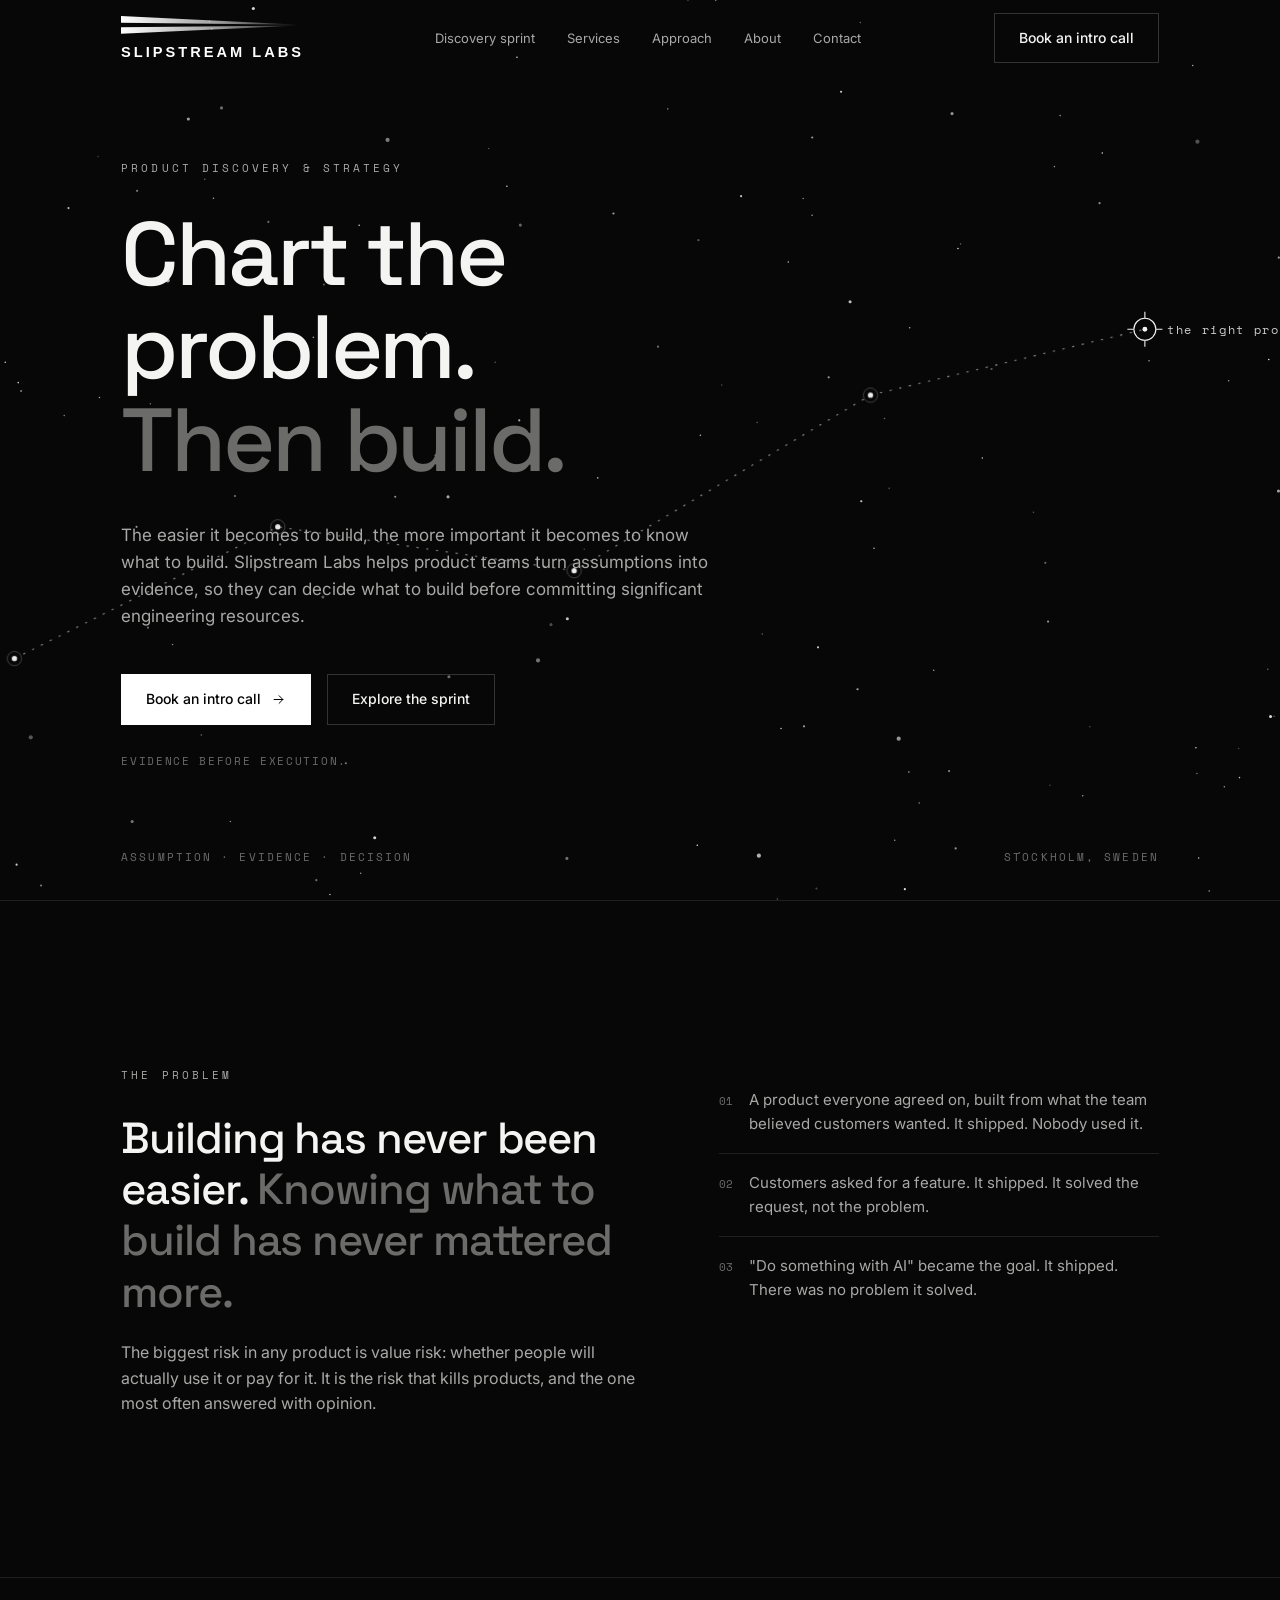
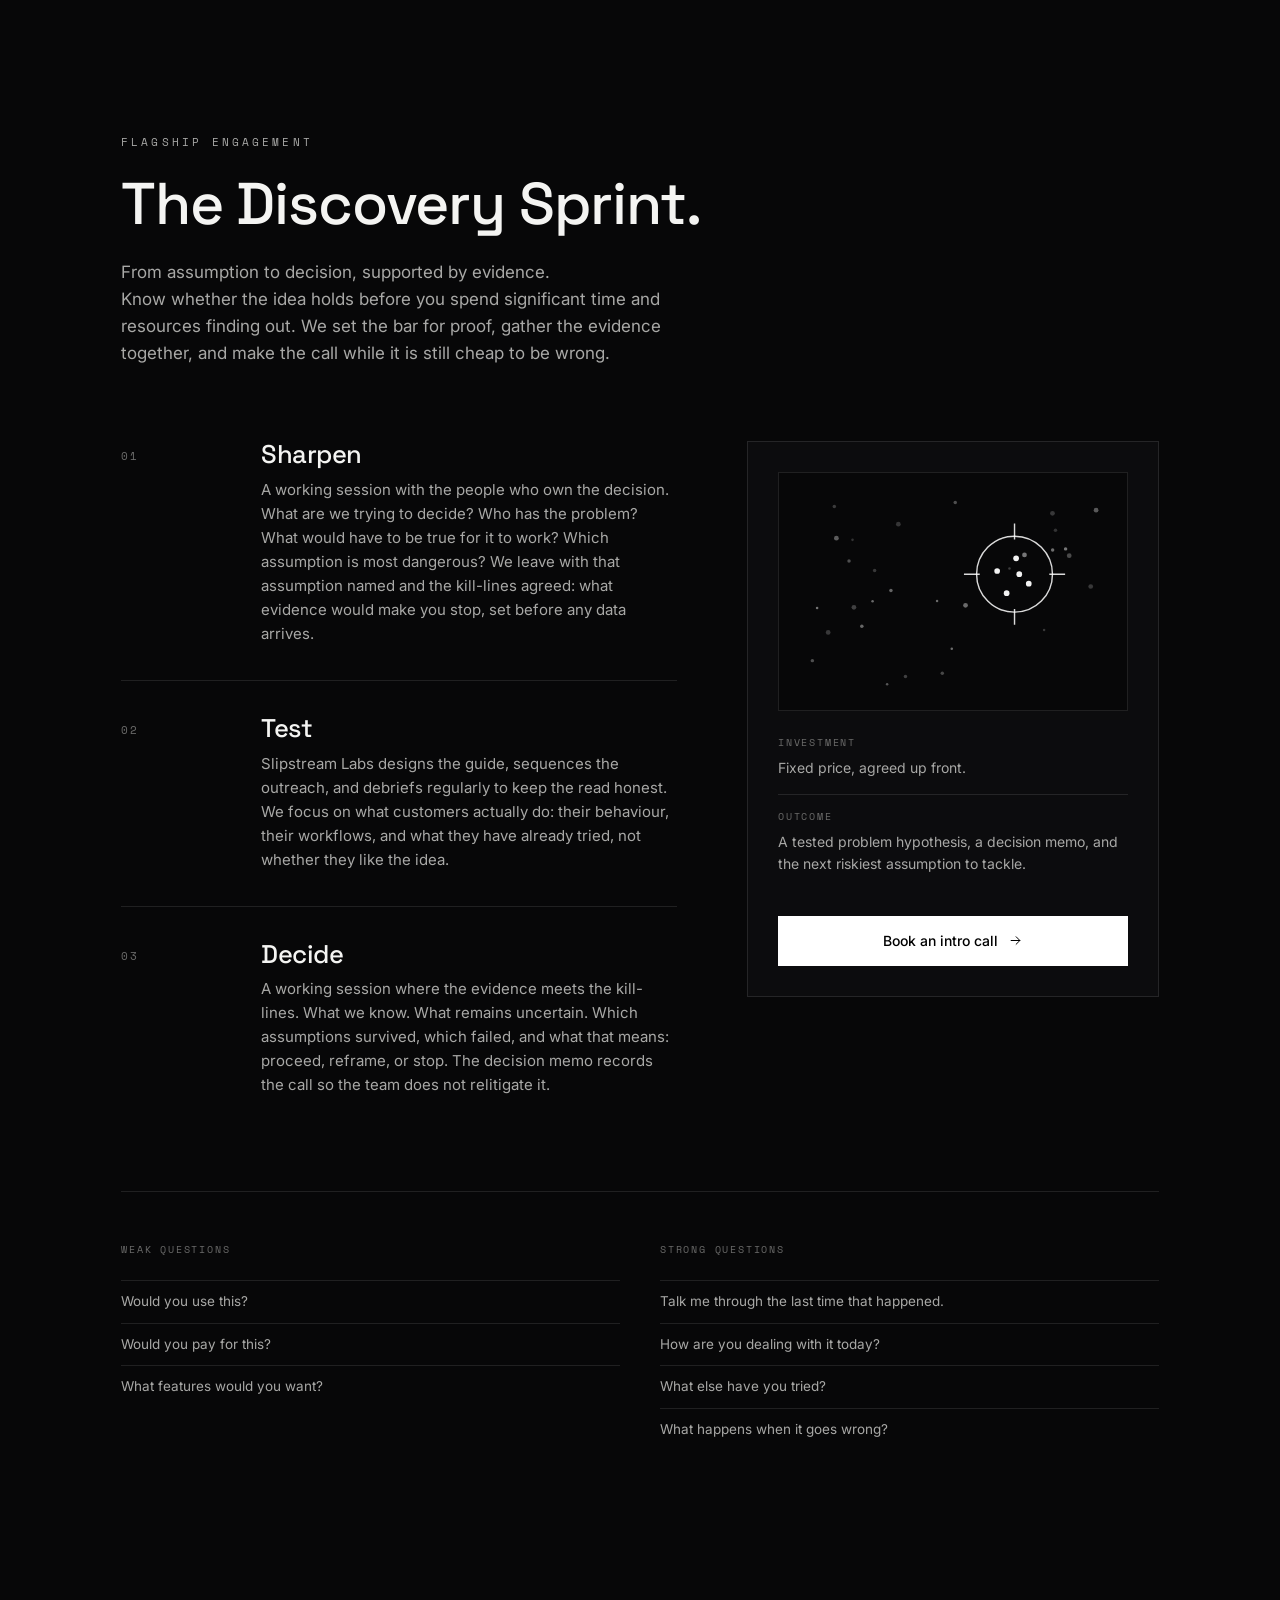
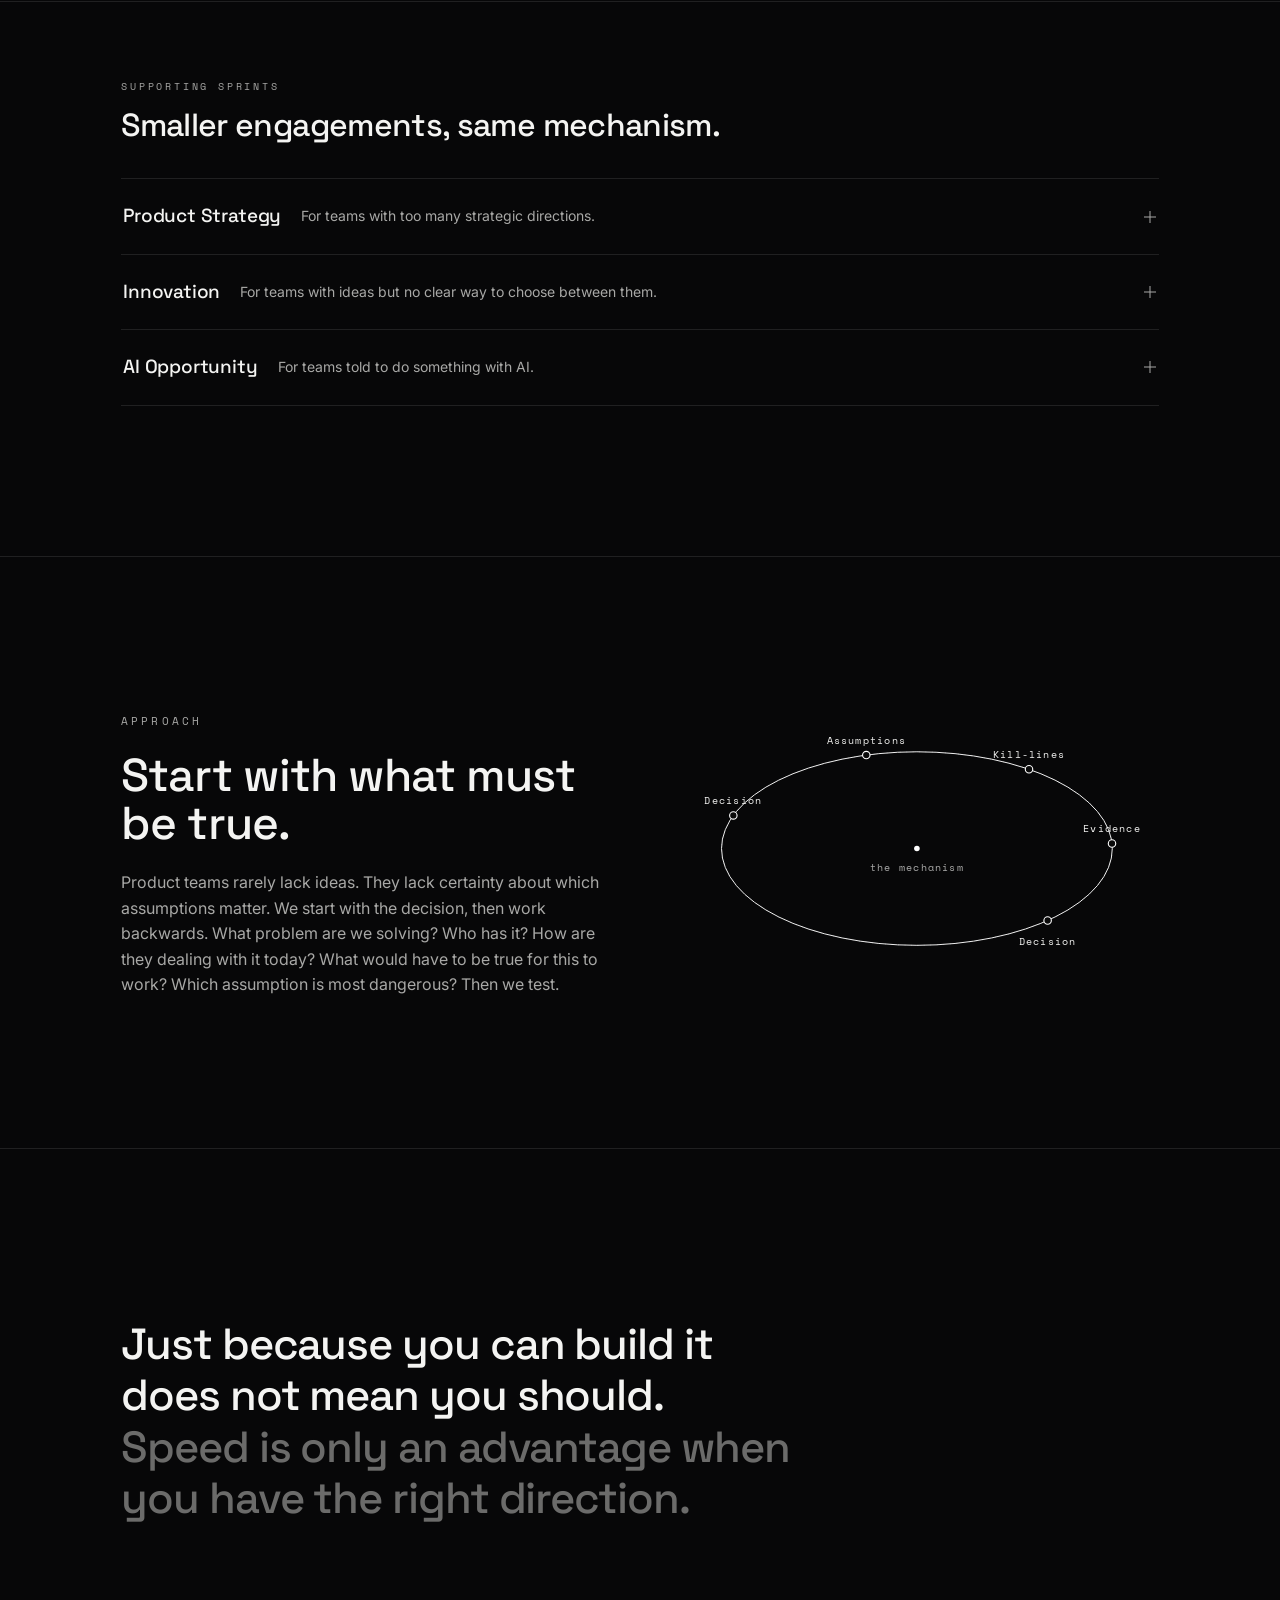
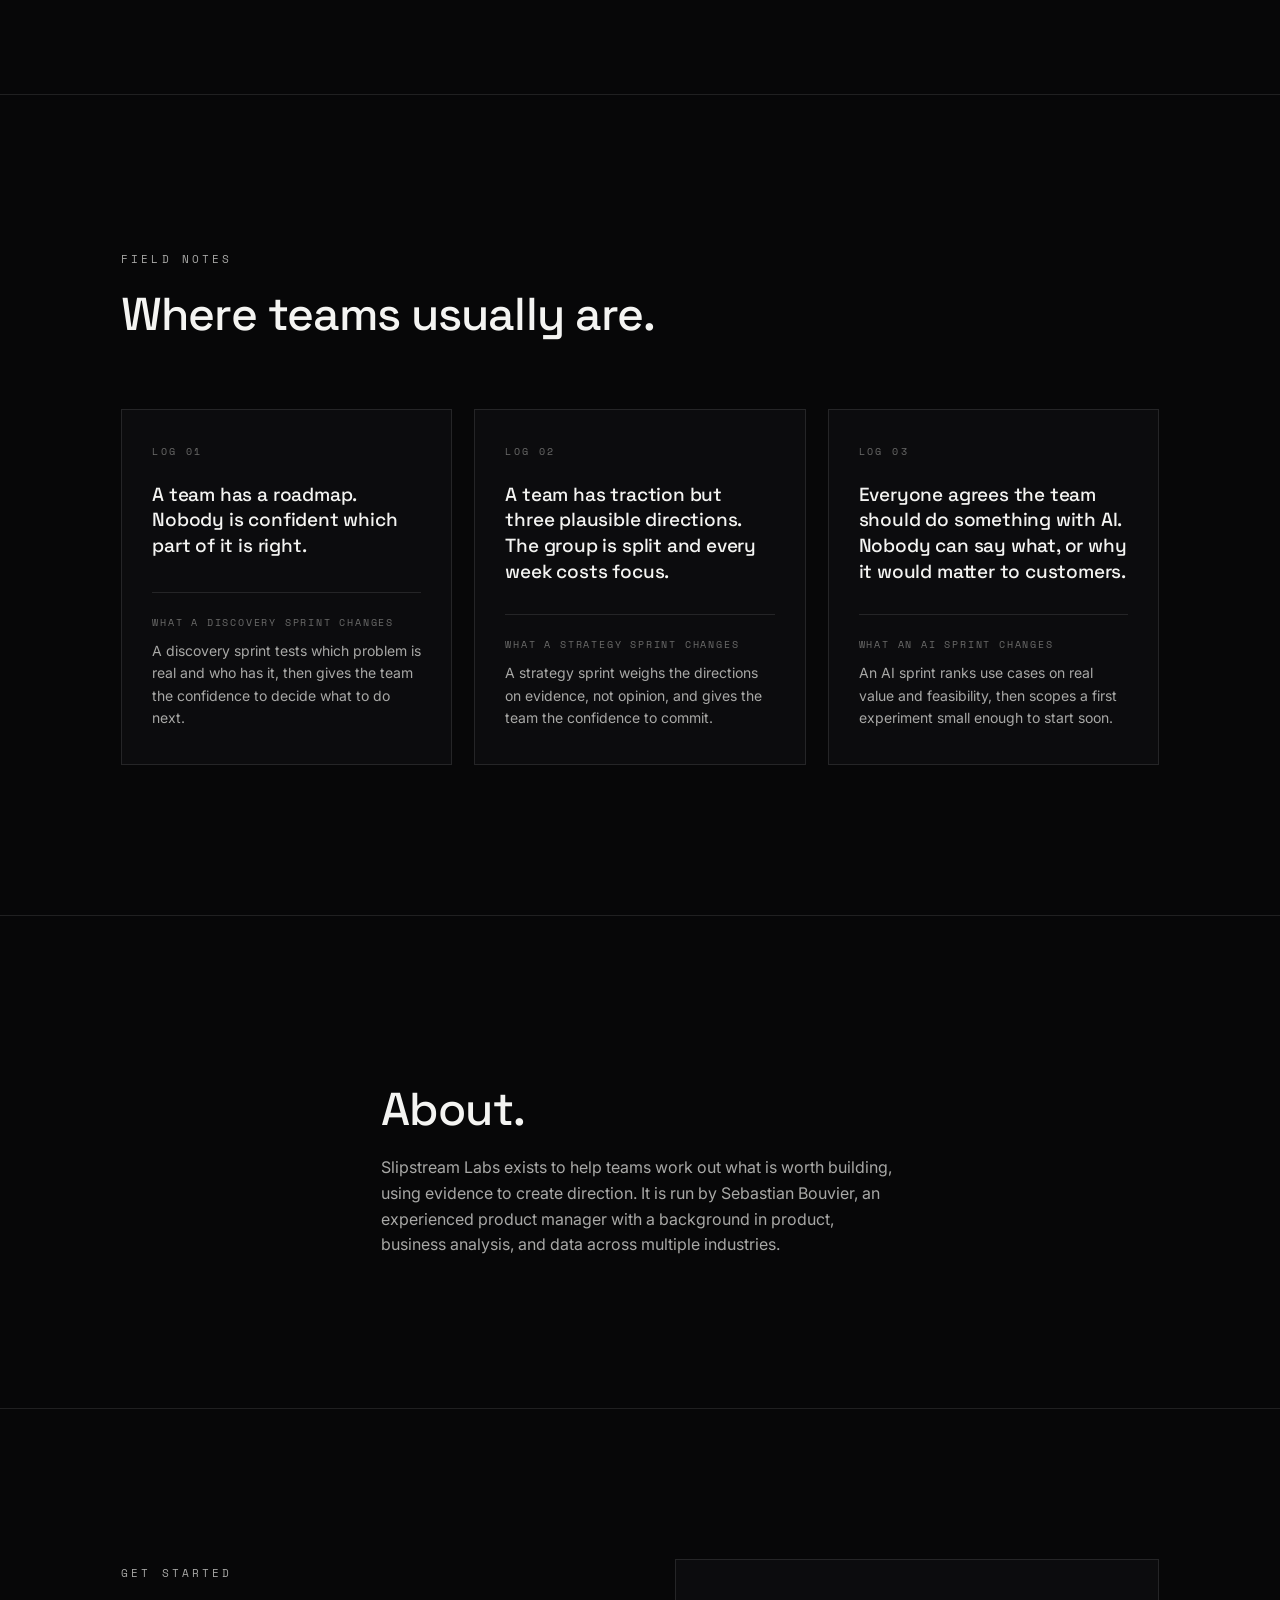
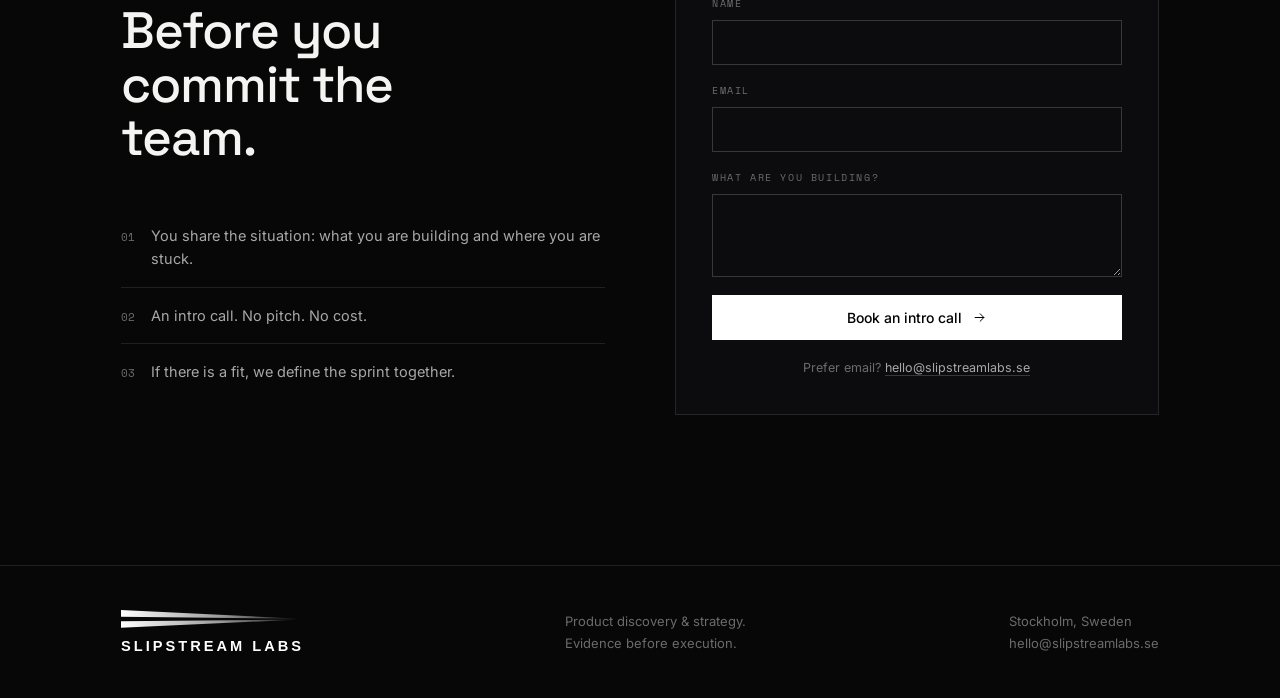
<file: index.html>
<!DOCTYPE html><html lang="en"><head>
<meta charset="UTF-8"><meta name="viewport" content="width=device-width,initial-scale=1">
<title>Slipstream Labs, product discovery and strategy</title>
<meta name="description" content="Slipstream Labs helps product teams test the assumptions behind a build decision, so they choose what to build before committing engineering resources.">
<meta name="theme-color" content="#070708">
<meta property="og:type" content="website">
<meta property="og:title" content="Slipstream Labs">
<meta property="og:description" content="Chart the problem. Then build. Product discovery and strategy, evidence before execution.">
<meta property="og:image" content="assets/og-image.png">
<meta property="og:image:width" content="1200"><meta property="og:image:height" content="630">
<meta name="twitter:card" content="summary_large_image">
<link rel="icon" href="assets/favicon.svg" type="image/svg+xml">
<link rel="preconnect" href="https://fonts.googleapis.com"><link rel="preconnect" href="https://fonts.gstatic.com" crossorigin>
<link href="https://fonts.googleapis.com/css2?family=Space+Grotesk:wght@400;500;600&family=Inter:wght@400;500&family=Space+Mono&display=swap" rel="stylesheet">
<link rel="stylesheet" href="css/styles.css">
</head><body>

<nav class="nav" id="nav"><div class="nav-in">
  <a class="brand" href="#top" aria-label="Slipstream Labs, home">
    <img
        src="assets/logo-lockup.svg"
        alt="Slipstream Labs"
        class="lockup"
    />
</a>
  <div class="nav-links"><a href="#discovery">Discovery sprint</a><a href="#services">Services</a><a href="#approach">Approach</a><a href="#about">About</a><a href="#contact">Contact</a></div>
  <a class="btn" href="#contact">Book an intro call</a>
</div></nav>

<header class="hero" id="top">
  <svg class="stars" viewBox="0 0 1440 820" preserveAspectRatio="xMidYMid slice" aria-hidden="true"><rect width="1440" height="820" fill="none"/>
    <circle cx="920.8" cy="20.5" r="0.7" fill="#fff" opacity="0.4"/>
    <circle cx="974.4" cy="731.6" r="0.7" fill="#fff" opacity="0.52" class="tw" style="animation-delay:1.3s;animation-duration:5.0s"/>
    <circle cx="38.2" cy="163.0" r="1.0" fill="#fff" opacity="0.6"/>
    <circle cx="848.5" cy="663.7" r="0.7" fill="#fff" opacity="0.77"/>
    <circle cx="490.0" cy="127.5" r="1.9" fill="#fff" opacity="0.47" class="tw" style="animation-delay:0.6s;animation-duration:6.4s"/>
    <circle cx="869.4" cy="661.8" r="1.0" fill="#fff" opacity="0.6"/>
    <circle cx="545.1" cy="452.7" r="1.4" fill="#fff" opacity="0.65"/>
    <circle cx="831.4" cy="577.7" r="0.7" fill="#fff" opacity="0.4"/>
    <circle cx="114.9" cy="190.9" r="0.7" fill="#fff" opacity="0.43"/>
    <circle cx="525.4" cy="303.5" r="0.7" fill="#fff" opacity="0.42"/>
    <circle cx="933.2" cy="499.5" r="0.7" fill="#fff" opacity="0.72" class="tw" style="animation-delay:2.3s;animation-duration:7.0s"/>
    <circle cx="921.6" cy="456.7" r="1.0" fill="#fff" opacity="0.8"/>
    <circle cx="329.8" cy="26.3" r="0.7" fill="#fff" opacity="0.42" class="tw" style="animation-delay:5.7s;animation-duration:6.5s"/>
    <circle cx="453.1" cy="537.5" r="0.7" fill="#fff" opacity="0.84"/>
    <circle cx="381.4" cy="202.2" r="1.0" fill="#fff" opacity="0.42"/>
    <circle cx="1292.9" cy="327.5" r="0.7" fill="#fff" opacity="0.9"/>
    <circle cx="130.9" cy="38.6" r="0.7" fill="#fff" opacity="0.66"/>
    <circle cx="607.9" cy="52.1" r="0.7" fill="#fff" opacity="0.9"/>
    <circle cx="1398.4" cy="705.8" r="0.7" fill="#fff" opacity="0.72"/>
    <circle cx="773.2" cy="218.8" r="1.0" fill="#fff" opacity="0.32"/>
    <circle cx="653.4" cy="782.1" r="1.4" fill="#fff" opacity="0.42"/>
    <circle cx="257.3" cy="748.4" r="1.4" fill="#fff" opacity="0.44"/>
    <circle cx="876.9" cy="125.3" r="1.0" fill="#fff" opacity="0.6"/>
    <circle cx="763.7" cy="0.5" r="0.7" fill="#fff" opacity="0.26"/>
    <circle cx="1265.4" cy="682.0" r="0.7" fill="#fff" opacity="0.29"/>
    <circle cx="1363.6" cy="70.2" r="0.7" fill="#fff" opacity="0.29"/>
    <circle cx="1102.8" cy="105.3" r="0.7" fill="#fff" opacity="0.61"/>
    <circle cx="1256.3" cy="347.0" r="0.7" fill="#fff" opacity="0.6"/>
    <circle cx="289.7" cy="255.6" r="1.9" fill="#fff" opacity="0.67"/>
    <circle cx="745.3" cy="99.2" r="0.7" fill="#fff" opacity="0.47"/>
    <circle cx="331.4" cy="180.6" r="0.7" fill="#fff" opacity="0.66"/>
    <circle cx="1303.8" cy="704.9" r="0.7" fill="#fff" opacity="0.4"/>
    <circle cx="308.5" cy="108.5" r="1.4" fill="#fff" opacity="0.62"/>
    <circle cx="1129.9" cy="662.1" r="0.7" fill="#fff" opacity="0.31"/>
    <circle cx="610.0" cy="383.0" r="1.0" fill="#fff" opacity="0.69"/>
    <circle cx="141.7" cy="330.1" r="0.7" fill="#fff" opacity="0.81"/>
    <circle cx="273.9" cy="367.9" r="0.7" fill="#fff" opacity="0.43"/>
    <circle cx="1329.5" cy="363.4" r="1.4" fill="#fff" opacity="0.61" class="tw" style="animation-delay:6.0s;animation-duration:6.3s"/>
    <circle cx="1395.4" cy="759.6" r="1.4" fill="#fff" opacity="0.36"/>
    <circle cx="307.8" cy="328.9" r="0.7" fill="#fff" opacity="0.5"/>
    <circle cx="381.9" cy="642.9" r="0.7" fill="#fff" opacity="0.52"/>
    <circle cx="1433.4" cy="455.7" r="1.0" fill="#fff" opacity="0.35"/>
    <circle cx="1394.9" cy="474.9" r="1.0" fill="#fff" opacity="0.74" class="tw" style="animation-delay:3.5s;animation-duration:5.0s"/>
    <circle cx="1227.9" cy="129.1" r="1.9" fill="#fff" opacity="0.3" class="tw" style="animation-delay:3.6s;animation-duration:5.7s"/>
    <circle cx="338.7" cy="98.3" r="1.4" fill="#fff" opacity="0.41"/>
    <circle cx="891.9" cy="343.8" r="1.0" fill="#fff" opacity="0.59"/>
    <circle cx="294.1" cy="587.3" r="0.7" fill="#fff" opacity="0.51"/>
    <circle cx="432.0" cy="259.3" r="1.0" fill="#fff" opacity="0.3"/>
    <circle cx="1437.8" cy="816.8" r="0.7" fill="#fff" opacity="0.39"/>
    <circle cx="1343.9" cy="722.3" r="1.4" fill="#fff" opacity="0.49" class="tw" style="animation-delay:5.0s;animation-duration:5.8s"/>
    <circle cx="880.8" cy="809.5" r="1.0" fill="#fff" opacity="0.26"/>
    <circle cx="431.1" cy="544.0" r="1.4" fill="#fff" opacity="0.34" class="tw" style="animation-delay:0.6s;animation-duration:5.2s"/>
    <circle cx="392.2" cy="496.0" r="1.0" fill="#fff" opacity="0.38"/>
    <circle cx="380.1" cy="400.6" r="1.4" fill="#fff" opacity="0.8" class="tw" style="animation-delay:2.5s;animation-duration:4.1s"/>
    <circle cx="5.1" cy="632.3" r="1.0" fill="#fff" opacity="0.42"/>
    <circle cx="794.4" cy="350.7" r="0.7" fill="#fff" opacity="0.3"/>
    <circle cx="1301.7" cy="447.4" r="1.4" fill="#fff" opacity="0.63" class="tw" style="animation-delay:0.8s;animation-duration:4.2s"/>
    <circle cx="1294.5" cy="652.8" r="1.4" fill="#fff" opacity="0.83" class="tw" style="animation-delay:1.5s;animation-duration:3.4s"/>
    <circle cx="1123.4" cy="725.0" r="0.7" fill="#fff" opacity="0.65" class="tw" style="animation-delay:5.6s;animation-duration:6.5s"/>
    <circle cx="1405.7" cy="664.8" r="1.4" fill="#fff" opacity="0.27"/>
    <circle cx="478.3" cy="763.3" r="1.4" fill="#fff" opacity="0.81"/>
    <circle cx="384.2" cy="645.6" r="0.7" fill="#fff" opacity="0.82"/>
    <circle cx="320.3" cy="669.6" r="0.7" fill="#fff" opacity="0.45"/>
    <circle cx="327.7" cy="19.4" r="0.7" fill="#fff" opacity="0.46"/>
    <circle cx="1392.3" cy="228.9" r="1.0" fill="#fff" opacity="0.51"/>
    <circle cx="772.2" cy="770.2" r="0.7" fill="#fff" opacity="0.88" class="tw" style="animation-delay:5.8s;animation-duration:4.1s"/>
    <circle cx="156.1" cy="356.3" r="1.0" fill="#fff" opacity="0.45"/>
    <circle cx="736.4" cy="315.9" r="1.0" fill="#fff" opacity="0.42"/>
    <circle cx="2.4" cy="759.0" r="1.0" fill="#fff" opacity="0.72"/>
    <circle cx="965.7" cy="298.7" r="0.7" fill="#fff" opacity="0.68"/>
    <circle cx="452.0" cy="695.4" r="1.0" fill="#fff" opacity="0.45"/>
    <circle cx="588.1" cy="330.0" r="0.7" fill="#fff" opacity="0.33"/>
    <circle cx="1354.1" cy="555.4" r="1.4" fill="#fff" opacity="0.65"/>
    <circle cx="789.0" cy="0.3" r="0.7" fill="#fff" opacity="0.53"/>
    <circle cx="942.8" cy="381.3" r="0.7" fill="#fff" opacity="0.39"/>
    <circle cx="1297.7" cy="652.7" r="0.7" fill="#fff" opacity="0.31"/>
    <circle cx="911.4" cy="274.9" r="1.4" fill="#fff" opacity="0.74"/>
    <circle cx="323.5" cy="163.3" r="0.7" fill="#fff" opacity="0.41"/>
    <circle cx="1223.6" cy="59.7" r="0.7" fill="#fff" opacity="0.66" class="tw" style="animation-delay:4.2s;animation-duration:5.0s"/>
    <circle cx="351.3" cy="538.0" r="0.7" fill="#fff" opacity="0.74"/>
    <circle cx="153.5" cy="348.6" r="0.7" fill="#fff" opacity="0.87"/>
    <circle cx="72.3" cy="204.3" r="1.4" fill="#fff" opacity="0.55"/>
    <circle cx="961.3" cy="810.1" r="1.0" fill="#fff" opacity="0.87"/>
    <circle cx="882.2" cy="589.8" r="1.0" fill="#fff" opacity="0.79"/>
    <circle cx="1292.0" cy="609.8" r="0.7" fill="#fff" opacity="0.42"/>
    <circle cx="918.2" cy="628.0" r="1.0" fill="#fff" opacity="0.66"/>
    <circle cx="111.6" cy="234.3" r="0.7" fill="#fff" opacity="0.46"/>
    <circle cx="199.3" cy="189.6" r="1.0" fill="#fff" opacity="0.71" class="tw" style="animation-delay:2.4s;animation-duration:5.2s"/>
    <circle cx="598.7" cy="169.6" r="0.7" fill="#fff" opacity="0.84"/>
    <circle cx="1001.6" cy="702.5" r="1.0" fill="#fff" opacity="0.5" class="tw" style="animation-delay:2.1s;animation-duration:6.0s"/>
    <circle cx="1229.0" cy="781.8" r="0.7" fill="#fff" opacity="0.74"/>
    <circle cx="868.7" cy="180.8" r="0.7" fill="#fff" opacity="0.53" class="tw" style="animation-delay:2.0s;animation-duration:5.7s"/>
    <circle cx="582.2" cy="135.3" r="0.7" fill="#fff" opacity="0.33"/>
    <circle cx="38.8" cy="323.1" r="1.0" fill="#fff" opacity="0.27"/>
    <circle cx="195.4" cy="378.6" r="0.7" fill="#fff" opacity="0.5" class="tw" style="animation-delay:2.0s;animation-duration:6.0s"/>
    <circle cx="545.9" cy="616.6" r="1.4" fill="#fff" opacity="0.41" class="tw" style="animation-delay:0.1s;animation-duration:5.2s"/>
    <circle cx="1439.9" cy="287.0" r="1.0" fill="#fff" opacity="0.76"/>
    <circle cx="1086.1" cy="778.7" r="0.7" fill="#fff" opacity="0.26" class="tw" style="animation-delay:0.8s;animation-duration:5.7s"/>
    <circle cx="812.1" cy="178.7" r="1.0" fill="#fff" opacity="0.75" class="tw" style="animation-delay:3.6s;animation-duration:6.0s"/>
    <circle cx="164.9" cy="671.8" r="1.9" fill="#fff" opacity="0.32" class="tw" style="animation-delay:1.9s;animation-duration:5.7s"/>
    <circle cx="1379.8" cy="325.3" r="1.0" fill="#fff" opacity="0.3"/>
    <circle cx="903.2" cy="83.6" r="1.0" fill="#fff" opacity="0.8"/>
    <circle cx="174.3" cy="806.8" r="1.0" fill="#fff" opacity="0.48"/>
    <circle cx="533.6" cy="414.9" r="0.7" fill="#fff" opacity="0.8"/>
    <circle cx="152.0" cy="787.8" r="1.0" fill="#fff" opacity="0.79"/>
    <circle cx="627.1" cy="601.7" r="1.9" fill="#fff" opacity="0.43"/>
    <circle cx="775.0" cy="396.5" r="0.7" fill="#fff" opacity="0.73"/>
    <circle cx="1226.5" cy="681.2" r="0.7" fill="#fff" opacity="0.82"/>
    <circle cx="669.2" cy="500.5" r="0.7" fill="#fff" opacity="0.27"/>
    <circle cx="261.8" cy="173.9" r="1.0" fill="#fff" opacity="0.47"/>
    <circle cx="1009.7" cy="226.5" r="0.7" fill="#fff" opacity="0.87" class="tw" style="animation-delay:4.3s;animation-duration:5.0s"/>
    <circle cx="1091.8" cy="566.3" r="1.0" fill="#fff" opacity="0.57"/>
    <circle cx="134.0" cy="181.7" r="1.0" fill="#fff" opacity="0.45"/>
    <circle cx="681.5" cy="435.4" r="0.7" fill="#fff" opacity="0.73"/>
    <circle cx="1012.1" cy="222.2" r="0.7" fill="#fff" opacity="0.33" class="tw" style="animation-delay:0.7s;animation-duration:5.1s"/>
    <circle cx="1097.6" cy="151.8" r="0.7" fill="#fff" opacity="0.56"/>
    <circle cx="1406.3" cy="430.2" r="0.7" fill="#fff" opacity="0.32" class="tw" style="animation-delay:1.4s;animation-duration:3.7s"/>
    <circle cx="20.4" cy="438.0" r="0.7" fill="#fff" opacity="0.88"/>
    <circle cx="1004.3" cy="103.5" r="1.4" fill="#fff" opacity="0.57"/>
    <circle cx="826.7" cy="384.9" r="0.7" fill="#fff" opacity="0.37" class="tw" style="animation-delay:5.6s;animation-duration:4.9s"/>
    <circle cx="1183.8" cy="328.6" r="0.7" fill="#fff" opacity="0.66" class="tw" style="animation-delay:0.9s;animation-duration:5.3s"/>
    <circle cx="437.5" cy="815.0" r="0.7" fill="#fff" opacity="0.75"/>
    <circle cx="1138.7" cy="185.1" r="1.0" fill="#fff" opacity="0.54"/>
    <circle cx="1238.6" cy="811.8" r="0.7" fill="#fff" opacity="0.65"/>
    <circle cx="1065.7" cy="777.0" r="0.7" fill="#fff" opacity="0.39"/>
    <circle cx="226.2" cy="142.5" r="0.7" fill="#fff" opacity="0.25"/>
    <circle cx="855.1" cy="238.8" r="0.7" fill="#fff" opacity="0.71"/>
    <circle cx="653.8" cy="563.7" r="1.4" fill="#fff" opacity="0.76"/>
    <circle cx="952.1" cy="765.6" r="0.7" fill="#fff" opacity="0.6"/>
    <circle cx="1308.1" cy="677.8" r="0.7" fill="#fff" opacity="0.36"/>
    <circle cx="1078.5" cy="466.7" r="0.7" fill="#fff" opacity="0.33"/>
    <circle cx="1007.6" cy="773.0" r="1.0" fill="#fff" opacity="0.57" class="tw" style="animation-delay:0.2s;animation-duration:4.7s"/>
    <circle cx="464.1" cy="205.3" r="0.7" fill="#fff" opacity="0.88"/>
    <circle cx="828.3" cy="779.6" r="1.9" fill="#fff" opacity="0.69"/>
    <circle cx="57.9" cy="620.1" r="0.7" fill="#fff" opacity="0.67"/>
    <circle cx="261.3" cy="480.0" r="1.0" fill="#fff" opacity="0.57" class="tw" style="animation-delay:2.1s;animation-duration:4.3s"/>
    <circle cx="965.0" cy="703.3" r="0.7" fill="#fff" opacity="0.7"/>
    <circle cx="1361.1" cy="667.1" r="1.0" fill="#fff" opacity="0.55"/>
    <circle cx="465.5" cy="795.6" r="0.7" fill="#fff" opacity="0.58"/>
    <circle cx="947.0" cy="444.9" r="0.7" fill="#fff" opacity="0.37"/>
    <circle cx="1089.3" cy="512.8" r="1.0" fill="#fff" opacity="0.38"/>
    <circle cx="1335.8" cy="359.3" r="1.0" fill="#fff" opacity="0.33"/>
    <circle cx="876.8" cy="196.2" r="0.7" fill="#fff" opacity="0.61"/>
    <circle cx="134.2" cy="813.7" r="1.4" fill="#fff" opacity="0.55" class="tw" style="animation-delay:5.0s;animation-duration:5.0s"/>
    <circle cx="1031.9" cy="417.3" r="0.7" fill="#fff" opacity="0.79"/>
    <circle cx="351.0" cy="452.0" r="0.7" fill="#fff" opacity="0.85"/>
    <circle cx="1266.2" cy="708.5" r="0.7" fill="#fff" opacity="0.76"/>
    <circle cx="1345.3" cy="416.3" r="1.4" fill="#fff" opacity="0.43"/>
    <circle cx="845.2" cy="819.1" r="0.7" fill="#fff" opacity="0.35"/>
    <circle cx="497.0" cy="452.6" r="1.0" fill="#fff" opacity="0.55"/>
    <circle cx="271.7" cy="571.9" r="1.0" fill="#fff" opacity="0.4"/>
    <circle cx="62.9" cy="610.7" r="1.0" fill="#fff" opacity="0.78"/>
    <circle cx="955.7" cy="673.0" r="1.9" fill="#fff" opacity="0.57" class="tw" style="animation-delay:3.0s;animation-duration:5.4s"/>
    <circle cx="1252.4" cy="716.8" r="0.7" fill="#fff" opacity="0.59"/>
    <circle cx="1040.3" cy="336.2" r="1.0" fill="#fff" opacity="0.35"/>
    <circle cx="1395.7" cy="277.6" r="1.0" fill="#fff" opacity="0.67"/>
    <circle cx="1227.4" cy="704.7" r="0.7" fill="#fff" opacity="0.46"/>
    <circle cx="1093.5" cy="715.4" r="0.7" fill="#fff" opacity="0.29"/>
    <circle cx="1326.1" cy="817.9" r="1.0" fill="#fff" opacity="0.53" class="tw" style="animation-delay:3.8s;animation-duration:6.5s"/>
    <circle cx="638.9" cy="569.1" r="1.4" fill="#fff" opacity="0.28"/>
    <circle cx="422.4" cy="307.4" r="0.7" fill="#fff" opacity="0.6"/>
    <circle cx="1141.2" cy="139.4" r="0.7" fill="#fff" opacity="0.82"/>
    <circle cx="346.8" cy="748.5" r="0.7" fill="#fff" opacity="0.55"/>
    <circle cx="367.7" cy="7.7" r="1.4" fill="#fff" opacity="0.84"/>
    <circle cx="227.5" cy="362.2" r="0.7" fill="#fff" opacity="0.63"/>
    <circle cx="611.0" cy="205.1" r="1.4" fill="#fff" opacity="0.38"/>
    <circle cx="695.8" cy="194.5" r="1.0" fill="#fff" opacity="0.62"/>
    <circle cx="425.1" cy="801.9" r="1.0" fill="#fff" opacity="0.43"/>
    <circle cx="987.6" cy="610.6" r="0.7" fill="#fff" opacity="0.64"/>
    <circle cx="1302.0" cy="234.7" r="1.0" fill="#fff" opacity="0.64"/>
    <path class="traj" d="M150 600 L390 480 L660 520 L930 360 L1180 300" fill="none" stroke="#fff" stroke-width="1" stroke-dasharray="2 7" opacity="0.55"/>
    <circle cx="150" cy="600" r="2.4" fill="#fff" opacity="0.9"/>
    <circle cx="150" cy="600" r="6.5" fill="none" stroke="#fff" stroke-width="0.6" opacity="0.35"/>
    <circle cx="390" cy="480" r="2.4" fill="#fff" opacity="0.9"/>
    <circle cx="390" cy="480" r="6.5" fill="none" stroke="#fff" stroke-width="0.6" opacity="0.35"/>
    <circle cx="660" cy="520" r="2.4" fill="#fff" opacity="0.9"/>
    <circle cx="660" cy="520" r="6.5" fill="none" stroke="#fff" stroke-width="0.6" opacity="0.35"/>
    <circle cx="930" cy="360" r="2.4" fill="#fff" opacity="0.9"/>
    <circle cx="930" cy="360" r="6.5" fill="none" stroke="#fff" stroke-width="0.6" opacity="0.35"/>
    <g opacity="0.95"><circle cx="1180" cy="300" r="10" fill="none" stroke="#fff" stroke-width="1"/><circle cx="1180" cy="300" r="2.2" fill="#fff"/><path d="M1180 284v6M1180 310v6M1164 300h6M1190 300h6" stroke="#fff" stroke-width="1"/></g>
    <text x="1200" y="304" class="traj-lbl">the right problem</text></svg>
  <div class="hero-in">
    <span class="eyebrow">Product discovery &amp; strategy</span>
    <h1>Chart the problem.<br><span class="dim">Then build.</span></h1>
    <p class="sub">The easier it becomes to build, the more important it becomes to know what to build. Slipstream Labs helps product teams turn assumptions into evidence, so they can decide what to build before committing significant engineering resources.</p>
    <div class="hero-cta">
      <a class="btn btn-solid" href="#contact">Book an intro call <svg class="ic-ar" viewBox="0 0 24 24" fill="none" stroke="currentColor" stroke-width="1.6" stroke-linecap="round" stroke-linejoin="round"><path d="M5 12h14M13 6l6 6-6 6"/></svg></a>
      <a class="btn" href="#discovery">Explore the sprint</a>
    </div>
    <p class="hero-check">Evidence before execution.</p>
  </div>
  <div class="hero-foot"><div class="wrap"><span>Assumption &middot; Evidence &middot; Decision</span><span>Stockholm, Sweden</span></div></div>
</header>

<section class="problem"><div class="wrap prob-grid">
  <div class="reveal">
    <span class="eyebrow">The problem</span>
    <p class="prob-state">Building has never been easier. <span class="dim">Knowing what to build has never mattered more.</span></p>
    <p class="lead">The biggest risk in any product is value risk: whether people will actually use it or pay for it. It is the risk that kills products, and the one most often answered with opinion.</p>
  </div>
  <ul class="prob-list reveal">
    <li><span>01</span> A product everyone agreed on, built from what the team believed customers wanted. It shipped. Nobody used it.</li>
    <li><span>02</span> Customers asked for a feature. It shipped. It solved the request, not the problem.</li>
    <li><span>03</span> "Do something with AI" became the goal. It shipped. There was no problem it solved.</li>
  </ul>
</div></section>

<section class="flag" id="discovery"><div class="wrap">
  <div class="flag-head reveal">
    <span class="eyebrow">Flagship engagement</span>
    <h2>The Discovery Sprint.</h2>
    <p class="lead">From assumption to decision, supported by evidence.<br>Know whether the idea holds before you spend significant time and resources finding out. We set the bar for proof, gather the evidence together, and make the call while it is still cheap to be wrong.</p>
  </div>
  <div class="flag-grid">
    <ol class="phases reveal">
      <li>
        <span class="ph-wk">01</span>
        <div>
          <h3>Sharpen</h3>
          <p>A working session with the people who own the decision. What are we trying to decide? Who has the problem? What would have to be true for it to work? Which assumption is most dangerous? We leave with that assumption named and the kill-lines agreed: what evidence would make you stop, set before any data arrives.</p>
        </div>
      </li>
      <li>
        <span class="ph-wk">02</span>
        <div>
          <h3>Test</h3>
          <p>Slipstream Labs designs the guide, sequences the outreach, and debriefs regularly to keep the read honest. We focus on what customers actually do: their behaviour, their workflows, and what they have already tried, not whether they like the idea.</p>
        </div>
      </li>
      <li>
        <span class="ph-wk">03</span>
        <div>
          <h3>Decide</h3>
          <p>A working session where the evidence meets the kill-lines. What we know. What remains uncertain. Which assumptions survived, which failed, and what that means: proceed, reframe, or stop. The decision memo records the call so the team does not relitigate it.</p>
        </div>
      </li>
    </ol>
    <aside class="flag-right reveal">
      <svg class="wk-dia" viewBox="0 0 220 150" aria-hidden="true"><circle cx="75.5" cy="32.4" r="1.5" fill="#fff" opacity="0.19"/><circle cx="173.0" cy="25.5" r="1.5" fill="#fff" opacity="0.2"/><circle cx="111.5" cy="18.6" r="1.1" fill="#fff" opacity="0.29"/><circle cx="59.2" cy="81.2" r="0.8" fill="#fff" opacity="0.4"/><circle cx="36.3" cy="41.2" r="1.5" fill="#fff" opacity="0.34"/><circle cx="24.1" cy="85.4" r="0.8" fill="#fff" opacity="0.44"/><circle cx="21.1" cy="118.7" r="1.1" fill="#fff" opacity="0.29"/><circle cx="118.0" cy="83.7" r="1.5" fill="#fff" opacity="0.4"/><circle cx="47.4" cy="85.0" r="1.5" fill="#fff" opacity="0.23"/><circle cx="31.1" cy="100.9" r="1.5" fill="#fff" opacity="0.2"/><circle cx="52.4" cy="97.0" r="1.1" fill="#fff" opacity="0.39"/><circle cx="103.3" cy="126.7" r="1.1" fill="#fff" opacity="0.26"/><circle cx="167.7" cy="99.3" r="0.8" fill="#fff" opacity="0.2"/><circle cx="70.8" cy="74.4" r="1.1" fill="#fff" opacity="0.38"/><circle cx="68.4" cy="133.6" r="0.8" fill="#fff" opacity="0.32"/><circle cx="44.3" cy="55.7" r="1.1" fill="#fff" opacity="0.29"/><circle cx="200.6" cy="23.5" r="1.5" fill="#fff" opacity="0.33"/><circle cx="183.6" cy="52.3" r="1.5" fill="#fff" opacity="0.27"/><circle cx="109.3" cy="111.2" r="0.8" fill="#fff" opacity="0.41"/><circle cx="197.2" cy="71.8" r="1.5" fill="#fff" opacity="0.2"/><circle cx="155.3" cy="51.8" r="1.5" fill="#fff" opacity="0.45"/><circle cx="173.1" cy="48.7" r="1.1" fill="#fff" opacity="0.42"/><circle cx="80.0" cy="128.8" r="1.1" fill="#fff" opacity="0.23"/><circle cx="35.0" cy="21.2" r="1.1" fill="#fff" opacity="0.21"/><circle cx="60.5" cy="61.7" r="1.1" fill="#fff" opacity="0.2"/><circle cx="100.0" cy="81.0" r="0.8" fill="#fff" opacity="0.4"/><circle cx="181.3" cy="48.0" r="1.1" fill="#fff" opacity="0.45"/><circle cx="145.8" cy="60.4" r="0.8" fill="#fff" opacity="0.22"/><circle cx="46.5" cy="42.3" r="0.8" fill="#fff" opacity="0.18"/><circle cx="174.9" cy="36.2" r="1.1" fill="#fff" opacity="0.18"/><circle cx="138" cy="62" r="1.8" fill="#fff" opacity="0.95"/><circle cx="150" cy="54" r="1.8" fill="#fff" opacity="0.95"/><circle cx="158" cy="70" r="1.8" fill="#fff" opacity="0.95"/><circle cx="144" cy="76" r="1.8" fill="#fff" opacity="0.95"/><circle cx="152" cy="64" r="1.8" fill="#fff" opacity="0.95"/><circle cx="149" cy="64" r="24" fill="none" stroke="#fff" stroke-width="0.9" opacity="0.85"/><path d="M149 32v10M149 86v10M117 64h10M171 64h10" stroke="#fff" stroke-width="0.9" opacity="0.85"/></svg>
      <dl class="flag-meta">
        <div><dt>Investment</dt><dd>Fixed price, agreed up front.</dd></div>
        <div><dt>Outcome</dt><dd>A tested problem hypothesis, a decision memo, and the next riskiest assumption to tackle.</dd></div>
      </dl>
      <a class="btn btn-solid" href="#contact">Book an intro call <svg class="ic-ar" viewBox="0 0 24 24" fill="none" stroke="currentColor" stroke-width="1.6" stroke-linecap="round" stroke-linejoin="round"><path d="M5 12h14M13 6l6 6-6 6"/></svg></a>
    </aside>
  </div>
  <div class="qcompare reveal">
    <div>
      <p class="fn-lbl">Weak questions</p>
      <ul class="sv-pts">
        <li>Would you use this?</li>
        <li>Would you pay for this?</li>
        <li>What features would you want?</li>
      </ul>
    </div>
    <div>
      <p class="fn-lbl">Strong questions</p>
      <ul class="sv-pts">
        <li>Talk me through the last time that happened.</li>
        <li>How are you dealing with it today?</li>
        <li>What else have you tried?</li>
        <li>What happens when it goes wrong?</li>
      </ul>
    </div>
  </div>
</div></section>

<section class="svcs" id="services"><div class="wrap">
  <div class="svcs-head reveal">
    <span class="eyebrow">Supporting sprints</span>
    <h2>Smaller engagements, same mechanism.</h2>
  </div>

  <div class="sv-list">

  <details class="sv-row reveal">
    <summary class="sv-sum">
      <span class="sv-name">Product Strategy</span>
      <span class="sv-one">For teams with too many strategic directions.</span>
      <span class="sv-ind" aria-hidden="true"></span>
    </summary>
    <div class="sv-panel">
      <div class="sv-panel-measure">
        <ul class="sv-pts">
          <li>A clear value proposition and target customer</li>
          <li>Options weighed on evidence, not opinion</li>
          <li>Trade-offs made explicit</li>
        </ul>
        <dl class="sv-meta">
          <div><dt>Ideal for</dt><dd>Teams with traction and multiple plausible paths</dd></div>
        </dl>
      </div>
    </div>
  </details>

  <details class="sv-row reveal">
    <summary class="sv-sum">
      <span class="sv-name">Innovation</span>
      <span class="sv-one">For teams with ideas but no clear way to choose between them.</span>
      <span class="sv-ind" aria-hidden="true"></span>
    </summary>
    <div class="sv-panel">
      <div class="sv-panel-measure">
        <ul class="sv-pts">
          <li>Structured ideation against real problems</li>
          <li>Desirability, feasibility and viability checked</li>
          <li>The riskiest assumption named for each concept</li>
        </ul>
        <dl class="sv-meta">
          <div><dt>Ideal for</dt><dd>Teams with more ideas than a way to choose</dd></div>
        </dl>
      </div>
    </div>
  </details>

  <details class="sv-row reveal">
    <summary class="sv-sum">
      <span class="sv-name">AI Opportunity</span>
      <span class="sv-one">For teams told to do something with AI.</span>
      <span class="sv-ind" aria-hidden="true"></span>
    </summary>
    <div class="sv-panel">
      <div class="sv-panel-measure">
        <ul class="sv-pts">
          <li>Use cases mapped to real product value, not the technology</li>
          <li>Feasibility and data readiness assessed honestly</li>
          <li>A first experiment worth testing, scoped small</li>
        </ul>
        <dl class="sv-meta">
          <div><dt>Ideal for</dt><dd>Teams pointed at AI before the problem is clear</dd></div>
        </dl>
      </div>
    </div>
  </details>

  </div>
</div></section>

<section class="approach" id="approach"><div class="wrap appr-grid">
  <div class="reveal">
    <span class="eyebrow">Approach</span>
    <h2>Start with what must be true.</h2>
    <p class="lead">Product teams rarely lack ideas. They lack certainty about which assumptions matter. We start with the decision, then work backwards. What problem are we solving? Who has it? How are they dealing with it today? What would have to be true for this to work? Which assumption is most dangerous? Then we test.</p>
  </div>
  <div class="reveal"><svg class="orbit" viewBox="0 0 520 300" aria-hidden="true"><ellipse cx="260" cy="150" rx="210" ry="104" fill="none" stroke="#fff" stroke-width="0.8" opacity="0.35" stroke-dasharray="1 6"/><ellipse class="orbit-run" cx="260" cy="150" rx="210" ry="104" fill="none" stroke="#fff" stroke-width="1"/><circle cx="62.7" cy="114.4" r="4" fill="#0a0a0a" stroke="#fff" stroke-width="1.2"/><circle cx="205.6" cy="49.5" r="4" fill="#0a0a0a" stroke="#fff" stroke-width="1.2"/><circle cx="380.5" cy="64.8" r="4" fill="#0a0a0a" stroke="#fff" stroke-width="1.2"/><circle cx="469.7" cy="144.6" r="4" fill="#0a0a0a" stroke="#fff" stroke-width="1.2"/><circle cx="400.5" cy="227.3" r="4" fill="#0a0a0a" stroke="#fff" stroke-width="1.2"/><circle cx="260" cy="150" r="3" fill="#fff"/><text x="260" y="174" text-anchor="middle" class="orb-lbl" opacity="0.7">the mechanism</text><text x="62.7" y="102.4" text-anchor="middle" class="orb-lbl">Decision</text><text x="205.6" y="37.5" text-anchor="middle" class="orb-lbl">Assumptions</text><text x="380.5" y="52.8" text-anchor="middle" class="orb-lbl">Kill-lines</text><text x="469.7" y="132.6" text-anchor="middle" class="orb-lbl">Evidence</text><text x="400.5" y="253.3" text-anchor="middle" class="orb-lbl">Decision</text></svg></div>
</div></section>

<section class="statement pov"><div class="wrap">
  <p class="reveal">Just because you can build it does not mean you should. <span class="dim">Speed is only an advantage when you have the right direction.</span></p>
</div></section>

<section class="fieldnotes" id="fieldnotes"><div class="wrap">
  <div class="fn-head reveal">
    <span class="eyebrow">Field notes</span>
    <h2>Where teams usually are.</h2>
  </div>
  <div class="fn-grid">

    <article class="fn reveal">
      <p class="fn-log">LOG 01</p>
      <p class="fn-sit">A team has a roadmap. Nobody is confident which part of it is right.</p>
      <div class="fn-out">
        <p class="fn-lbl">What a discovery sprint changes</p>
        <p>A discovery sprint tests which problem is real and who has it, then gives the team the confidence to decide what to do next.</p>
      </div>
    </article>

    <article class="fn reveal">
      <p class="fn-log">LOG 02</p>
      <p class="fn-sit">A team has traction but three plausible directions. The group is split and every week costs focus.</p>
      <div class="fn-out">
        <p class="fn-lbl">What a strategy sprint changes</p>
        <p>A strategy sprint weighs the directions on evidence, not opinion, and gives the team the confidence to commit.</p>
      </div>
    </article>

    <article class="fn reveal">
      <p class="fn-log">LOG 03</p>
      <p class="fn-sit">Everyone agrees the team should do something with AI. Nobody can say what, or why it would matter to customers.</p>
      <div class="fn-out">
        <p class="fn-lbl">What an AI sprint changes</p>
        <p>An AI sprint ranks use cases on real value and feasibility, then scopes a first experiment small enough to start soon.</p>
      </div>
    </article>

  </div>

  <!-- ==========================================================
       REAL TESTIMONIALS: once you have quotable clients, replace
       the three articles above with blocks like this one.
       ==========================================================
  <article class="fn reveal">
    <p class="fn-log">CLIENT</p>
    <p class="fn-sit">"Direct quote from the client about what changed."</p>
    <div class="fn-out">
      <p class="fn-lbl">Name Surname, Founder, Company</p>
      <p>One line of context: what the engagement was and the concrete outcome.</p>
    </div>
  </article>
  =========================================================== -->
</div></section>

<section class="about" id="about"><div class="wrap ab-grid">
  <div class="reveal">
    <h2>About.</h2>
    <p class="lead">Slipstream Labs exists to help teams work out what is worth building, using evidence to create direction. It is run by Sebastian Bouvier, an experienced product manager with a background in product, business analysis, and data across multiple industries.</p>
  </div>
</div></section>

<section class="contact" id="contact"><div class="wrap c-grid">
  <div class="reveal">
    <span class="eyebrow">Get started</span>
    <h2>Before you commit the team.</h2>
    <ul class="steps">
      <li><span>01</span> You share the situation: what you are building and where you are stuck.</li>
      <li><span>02</span> An intro call. No pitch. No cost.</li>
      <li><span>03</span> If there is a fit, we define the sprint together.</li>
    </ul>
  </div>
  <form class="cform reveal" id="cform">
    <label>Name<input type="text" name="name" required></label>
    <label>Email<input type="email" name="email" required></label>
    <label>What are you building?<textarea name="msg" rows="3"></textarea></label>
    <button type="submit" class="btn btn-solid">Book an intro call <svg class="ic-ar" viewBox="0 0 24 24" fill="none" stroke="currentColor" stroke-width="1.6" stroke-linecap="round" stroke-linejoin="round"><path d="M5 12h14M13 6l6 6-6 6"/></svg></button>
    <p class="cform-alt">Prefer email? <a href="mailto:hello@slipstreamlabs.se">hello@slipstreamlabs.se</a></p>
  </form>
</div></section>

<footer class="foot"><div class="wrap foot-in">
  <a class="brand" href="#top" aria-label="Slipstream Labs, home">
    <img
        src="assets/logo-lockup.svg"
        alt="Slipstream Labs"
        class="lockup lockup-lg"
    />
</a>
  <p class="meta">Product discovery &amp; strategy.<br>Evidence before execution.</p>
  <p class="meta">Stockholm, Sweden<br><a href="mailto:hello@slipstreamlabs.se">hello@slipstreamlabs.se</a></p>
</div></footer>

<script src="js/main.js" defer></script></body></html>
</file>
<file: css/styles.css>
/* ============================================================
   SLIPSTREAM LABS v5  -  monochrome space / discovery
   1 tokens  2 base  3 nav  4 hero  6 problem
   7 flagship (discovery sprint)  8 supporting sprints
   9 approach  10 statement/POV  11 fieldnotes  12 cases
   13 about  14 contact  15 footer  16 motion  17 responsive
   ============================================================ */
:root{
  --bg:#070708; --bg-2:#0c0c0e; --line:rgba(255,255,255,.10); --line-2:rgba(255,255,255,.18);
  --ink:#f4f4f2; --ink-2:#a8a8a6; --ink-3:#6b6b6a;
  --disp:'Space Grotesk',sans-serif; --body:'Inter',sans-serif; --mono:'Space Mono',monospace;
  --max:1140px; --pad:clamp(20px, 4vw, 88px); --prose:54ch;
}
*{margin:0;padding:0;box-sizing:border-box}
html{scroll-behavior:smooth}
body{background:var(--bg);color:var(--ink);font-family:var(--body);line-height:1.6;-webkit-font-smoothing:antialiased}
a{color:inherit;text-decoration:none}
::selection{background:#fff;color:#000}
:focus-visible{outline:1.5px solid #fff;outline-offset:3px}
.wrap{max-width:var(--max);margin:0 auto;padding:0 var(--pad)}
.eyebrow{font-family:var(--mono);font-size:11px;letter-spacing:.28em;text-transform:uppercase;color:var(--ink-2)}
h1,h2,h3{font-family:var(--disp);font-weight:500;letter-spacing:-.02em;line-height:1.04}
.ic-ar{width:15px;height:15px}

/* 3 nav */
.nav{position:fixed;inset:0 0 auto 0;z-index:50;transition:background .3s,border-color .3s;border-bottom:1px solid transparent}
.nav.solid{background:rgba(7,7,8,.82);backdrop-filter:blur(12px);border-color:var(--line)}
.nav-in{display:flex;align-items:center;justify-content:space-between;height:76px;max-width:var(--max);margin:0 auto;padding:0 var(--pad)}
.brand{display:flex;align-items:center}
.lockup{width:clamp(100px, 32vw, 180px);height:auto;display:block}
.lockup-lg{width:180px}
.nav-links{display:flex;gap:32px}
.nav-links a{font-size:13px;color:var(--ink-2);transition:color .2s}
.nav-links a:hover{color:var(--ink)}
.btn{display:inline-flex;align-items:center;gap:10px;font-family:var(--body);font-size:14px;font-weight:500;padding:13px 24px;border:1px solid var(--line-2);transition:.25s;background:transparent;color:var(--ink);cursor:pointer}
.btn:hover{border-color:#fff;background:rgba(255,255,255,.04)}
.btn-solid{background:#fff;color:#000;border-color:#fff}
.btn-solid:hover{background:#e4e4e2;border-color:#e4e4e2}

/* 4 hero */
.hero{position:relative;min-height:100vh;display:flex;align-items:center;overflow:hidden}
.stars{position:absolute;inset:0;width:100%;height:100%}
.hero-in{position:relative;z-index:2;max-width:var(--max);margin:0 auto;padding:120px var(--pad) 90px;width:100%}
.hero .eyebrow{display:block;margin-bottom:30px}
.hero h1{font-size:clamp(46px,7vw,92px);letter-spacing:-.035em;max-width:13ch}
.hero h1 .dim{color:var(--ink-3)}
.hero .sub{margin-top:34px;color:var(--ink-2);max-width:var(--prose);font-size:17px}
.hero-cta{display:flex;gap:16px;margin-top:44px;flex-wrap:wrap}
.hero-check{margin-top:28px;font-family:var(--mono);font-size:10.5px;letter-spacing:.16em;text-transform:uppercase;color:var(--ink-3)}
.hero-foot{position:absolute;bottom:34px;left:0;right:0;z-index:2}
.hero-foot .wrap{display:flex;justify-content:space-between;align-items:center;font-family:var(--mono);font-size:10.5px;letter-spacing:.2em;text-transform:uppercase;color:var(--ink-3)}
.traj-lbl{font-family:'Space Mono',monospace;font-size:11px;letter-spacing:.14em;fill:#fff;opacity:.8}

/* 6 problem */
.problem{padding:160px 0;border-top:1px solid var(--line)}
.prob-grid{display:grid;grid-template-columns:1.2fr 1fr;gap:70px;align-items:start}
.prob-state{font-family:var(--disp);font-size:clamp(26px,3.4vw,44px);font-weight:500;letter-spacing:-.025em;line-height:1.18;max-width:22ch;margin-top:26px}
.prob-state .dim{color:var(--ink-3)}
.prob-list{list-style:none;padding-top:10px}
.prob-list li{display:flex;gap:16px;padding:17px 0;border-top:1px solid var(--line);font-size:15px;color:var(--ink-2);align-items:baseline}
.prob-list li:first-child{border-top:none}
.prob-list span{font-family:var(--mono);font-size:11px;color:var(--ink-3)}
.problem .lead{color:var(--ink-2);margin-top:22px;max-width:var(--prose);font-size:16px}

/* 7 flagship: the discovery sprint */
.flag{padding:150px 0;border-top:1px solid var(--line)}
.flag-head h2{font-size:clamp(36px,4.6vw,64px);margin-top:20px}
.flag-head .lead{color:var(--ink-2);margin-top:24px;max-width:var(--prose);font-size:17px}
.flag-grid{display:grid;grid-template-columns:1.35fr 1fr;gap:70px;margin-top:74px;align-items:start}
.phases{list-style:none}
.phases li{display:grid;grid-template-columns:110px 1fr;gap:30px;padding:34px 0;border-top:1px solid var(--line)}
.phases li:first-child{border-top:none;padding-top:0}
.ph-wk{font-family:var(--mono);font-size:11px;letter-spacing:.16em;text-transform:uppercase;color:var(--ink-3);padding-top:7px}
.phases h3{font-size:clamp(20px,2vw,26px)}
.phases p{color:var(--ink-2);font-size:15px;margin-top:10px;max-width:var(--prose)}
.flag-right{border:1px solid var(--line);background:var(--bg-2);padding:30px;position:sticky;top:106px}
.flag-right .wk-dia{border:1px solid var(--line);background:var(--bg);width:100%;height:auto;display:block}
.flag-meta{margin:24px 0 26px}
.flag-meta div{padding:14px 0;border-top:1px solid var(--line)}
.flag-meta div:first-child{border-top:none;padding-top:0}
.flag-meta dt{font-family:var(--mono);font-size:10px;letter-spacing:.18em;text-transform:uppercase;color:var(--ink-3);margin-bottom:6px}
.flag-meta dd{font-size:14px;color:var(--ink-2);line-height:1.6}
.flag-right .btn{justify-content:center;width:100%}
.qcompare{display:grid;grid-template-columns:1fr 1fr;gap:40px;margin-top:60px;padding-top:50px;border-top:1px solid var(--line)}

/* 8 supporting sprints: a stacked, collapsed-by-default list of native
   <details> rows (.sv-list > .sv-row > .sv-sum + .sv-panel), replacing
   the old three-card grid. Each row opens to a bullet list capped at a
   readable measure and an "Ideal for" line. */
.svcs{padding:70px 0 150px;border-top:1px solid var(--line);scroll-margin-top:96px}
.svcs-head{margin-bottom:36px}
.svcs .eyebrow{font-size:10px}
.svcs-head h2{font-size:clamp(22px,2.6vw,32px);margin-top:12px}

.sv-list{border-top:1px solid var(--line)}
.sv-row{border-bottom:1px solid var(--line)}
.sv-sum{display:flex;align-items:center;gap:20px;padding:22px 2px;cursor:pointer;list-style:none}
.sv-sum::-webkit-details-marker{display:none}
.sv-sum:focus-visible{outline:1.5px solid #fff;outline-offset:-4px}
.sv-name{font-family:var(--disp);font-size:19px;font-weight:500;letter-spacing:-.01em;color:var(--ink);flex:none}
.sv-one{font-family:var(--body);font-size:14px;color:var(--ink-2);flex:1;min-width:0;white-space:nowrap;overflow:hidden;text-overflow:ellipsis}
.sv-ind{position:relative;width:14px;height:14px;flex:none;margin-left:auto}
.sv-ind::before,.sv-ind::after{content:'';position:absolute;top:50%;left:50%;background:var(--ink-2);transform:translate(-50%,-50%)}
.sv-ind::before{width:12px;height:1px}
.sv-ind::after{width:1px;height:12px;transition:transform .18s ease}
.sv-row[open] .sv-ind::after{transform:translate(-50%,-50%) scaleY(0)}
.sv-panel{padding:0 2px 28px}
.sv-panel .sv-pts{margin-top:20px}
.sv-panel-measure{max-width:66ch}
.sv-pts{list-style:none;margin-top:22px}
.sv-pts li{padding:10px 0;border-top:1px solid var(--line);font-size:13.5px;color:var(--ink-2)}
.sv-meta{margin-top:24px}
.sv-meta div{padding:11px 0;border-top:1px solid var(--line);font-size:13px}
.sv-meta dt{font-family:var(--mono);font-size:10px;letter-spacing:.16em;text-transform:uppercase;color:var(--ink-3);margin-bottom:4px}
.sv-meta dd{color:var(--ink-2);line-height:1.55}

@media(max-width:920px){
  .svcs{padding:50px 0 100px}
}
@media(max-width:600px){
  .sv-sum{flex-wrap:wrap;row-gap:6px}
  .sv-one{order:3;flex-basis:100%;white-space:normal;overflow:visible;text-overflow:clip}
}

/* 9 approach */
.approach{padding:150px 0;border-top:1px solid var(--line)}
.appr-grid{display:grid;grid-template-columns:1fr 1fr;gap:70px;align-items:center}
.approach h2{font-size:clamp(30px,3.6vw,48px);margin-top:20px}
.approach .lead{color:var(--ink-2);margin-top:22px;max-width:var(--prose);font-size:16px}
.orbit{width:100%;height:auto}
.orb-lbl{font-family:'Space Mono',monospace;font-size:11px;letter-spacing:.12em;fill:#f4f4f2}

/* 10 statement / POV interstitial */
.statement{padding:170px 0;border-top:1px solid var(--line)}
.statement p{font-family:var(--disp);font-size:clamp(26px,3.4vw,44px);font-weight:500;letter-spacing:-.025em;line-height:1.18;max-width:24ch}
.statement .dim{color:var(--ink-3)}

/* 11 fieldnotes */
.fieldnotes{padding:150px 0;border-top:1px solid var(--line)}
.fn-head{margin-bottom:70px}
.fn-head h2{font-size:clamp(30px,3.6vw,48px);margin-top:20px}
.fn-grid{display:grid;grid-template-columns:repeat(3,1fr);gap:22px}
.fn{display:flex;flex-direction:column;border:1px solid var(--line);background:var(--bg-2);padding:34px 30px}
.fn-log{font-family:var(--mono);font-size:10px;letter-spacing:.24em;color:var(--ink-3);margin-bottom:22px}
.fn-sit{font-family:var(--disp);font-size:19px;font-weight:500;letter-spacing:-.01em;line-height:1.35;flex:1}
.fn-out{margin-top:30px;padding-top:22px;border-top:1px solid var(--line)}
.fn-lbl{font-family:var(--mono);font-size:10px;letter-spacing:.18em;text-transform:uppercase;color:var(--ink-3);margin-bottom:9px}
.fn-out p:last-child{font-size:14px;color:var(--ink-2);line-height:1.6}

/* 12 cases */
.cases{padding:150px 0;border-top:1px solid var(--line)}
.cs-head{margin-bottom:70px}
.cs-head h2{font-size:clamp(30px,3.6vw,48px);margin-top:20px}
.cs-grid{display:grid;grid-template-columns:repeat(3,1fr);gap:22px}
.cs{display:flex;flex-direction:column;border:1px solid var(--line);background:var(--bg-2);padding:34px 30px}
.cs-tag{font-family:var(--mono);font-size:10px;letter-spacing:.24em;color:var(--ink-3);margin-bottom:18px}
.cs-tag span{letter-spacing:.14em}
.cs-client{font-size:20px;letter-spacing:-.01em;margin-bottom:24px}
.cs-body{flex:1}
.cs-body div{padding:14px 0;border-top:1px solid var(--line)}
.cs-body dt{font-family:var(--mono);font-size:10px;letter-spacing:.18em;text-transform:uppercase;color:var(--ink-3);margin-bottom:6px}
.cs-body dd{font-size:13.5px;color:var(--ink-2);line-height:1.6}
.cs-soon{margin-top:24px;padding-top:18px;border-top:1px solid var(--line);font-family:var(--mono);font-size:10px;letter-spacing:.2em;text-transform:uppercase;color:var(--ink-3)}

/* 13 about */
.about{padding:150px 0;border-top:1px solid var(--line)}
.ab-grid{max-width:62ch}
.about h2{font-size:clamp(30px,3.6vw,48px);margin-top:20px}
.about .lead{color:var(--ink-2);margin-top:22px;max-width:var(--prose);font-size:16px}

/* 14 contact */
.contact{padding:150px 0;border-top:1px solid var(--line)}
.c-grid{display:grid;grid-template-columns:1fr 1fr;gap:70px;align-items:start}
.contact h2{font-size:clamp(30px,4vw,54px);margin-top:20px;max-width:12ch}
.steps{list-style:none;margin-top:44px}
.steps li{display:flex;gap:16px;padding:16px 0;border-top:1px solid var(--line);font-size:14.5px;color:var(--ink-2);align-items:baseline}
.steps li:first-child{border-top:none}
.steps span{font-family:var(--mono);font-size:11px;color:var(--ink-3)}
.engage-line{margin-top:28px;font-family:var(--mono);font-size:11px;letter-spacing:.1em;color:var(--ink-3)}
.cform{display:flex;flex-direction:column;gap:18px;border:1px solid var(--line);padding:36px;background:var(--bg-2)}
.cform label{display:flex;flex-direction:column;gap:8px;font-family:var(--mono);font-size:10px;letter-spacing:.16em;text-transform:uppercase;color:var(--ink-3)}
.cform input,.cform textarea{font-family:var(--body);font-size:15px;color:var(--ink);background:transparent;border:1px solid var(--line-2);padding:12px 14px;transition:border-color .2s;resize:vertical}
.cform input:focus,.cform textarea:focus{outline:none;border-color:#fff}
.cform .btn{justify-content:center}
.cform-alt{font-size:12.5px;color:var(--ink-3);text-align:center}
.cform-alt a{color:var(--ink-2);border-bottom:1px solid var(--line-2)}

/* 15 footer */
.foot{padding:44px 0;border-top:1px solid var(--line)}
.foot-in{display:flex;justify-content:space-between;align-items:center;gap:26px;flex-wrap:wrap}
.foot .meta{font-size:13px;color:var(--ink-3);line-height:1.7}
.foot .meta a:hover{color:var(--ink)}

/* 16 motion */
.tw{animation:tw 5s ease-in-out infinite}
@keyframes tw{0%,100%{opacity:.15}50%{opacity:.9}}
.traj{stroke-dashoffset:0;animation:trajIn 3.2s ease-out .4s both}
@keyframes trajIn{from{opacity:0}to{opacity:.55}}
.reveal{opacity:0;transform:translateY(10px);transition:opacity .7s ease,transform .7s ease}
.reveal.in{opacity:1;transform:none}
@media(prefers-reduced-motion:reduce){.tw,.traj{animation:none}.reveal{opacity:1;transform:none;transition:none}}

/* 17 responsive */
@media(max-width:920px){
  .nav-links{display:none}
  .prob-grid,.flag-grid,.appr-grid,.c-grid,.qcompare{grid-template-columns:1fr;gap:48px}
  .fn-grid,.cs-grid{grid-template-columns:1fr}
  .phases li{grid-template-columns:1fr;gap:8px;padding:26px 0}
  .flag-right{position:static}
  .problem,.flag,.approach,.statement,.fieldnotes,.cases,.about,.contact{padding:100px 0}
}
</file>
